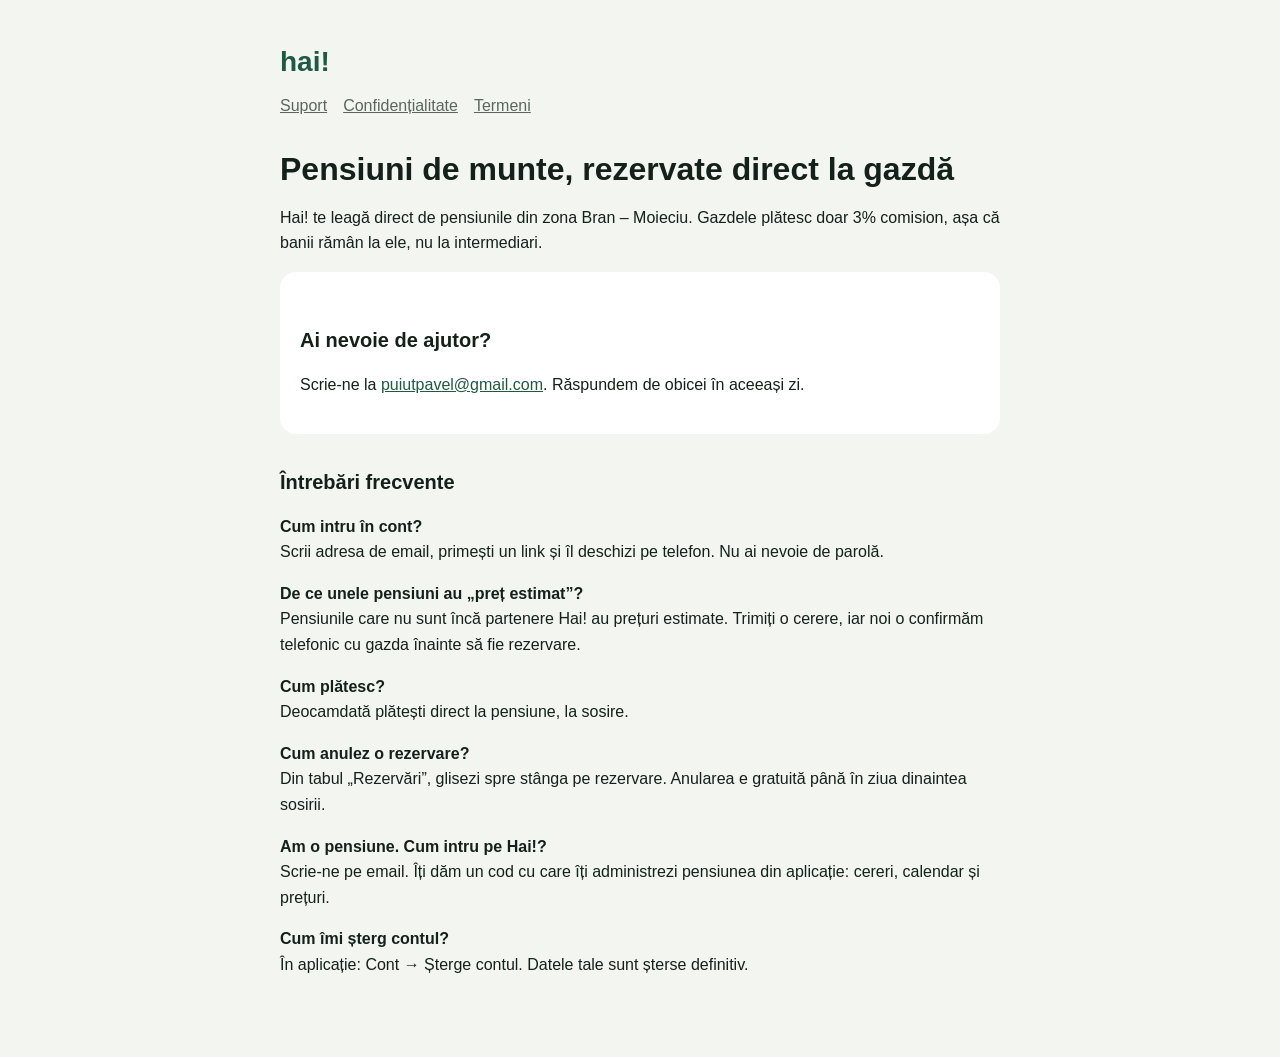
<file: index.html>
<!doctype html>
<html lang="ro">
<head>
<meta charset="utf-8"><meta name="viewport" content="width=device-width,initial-scale=1">
<title>Hai! – Suport</title>
<link rel="stylesheet" href="style.css">
</head>
<body><main>
<header><a href="./">hai!</a></header>
<nav><a href="./">Suport</a><a href="privacy.html">Confidențialitate</a><a href="terms.html">Termeni</a></nav>
<h1>Pensiuni de munte, rezervate direct la gazdă</h1>
<p>Hai! te leagă direct de pensiunile din zona Bran – Moieciu. Gazdele plătesc doar 3% comision, așa că banii rămân la ele, nu la intermediari.</p>

<div class="card">
<h2>Ai nevoie de ajutor?</h2>
<p>Scrie-ne la <a href="mailto:puiutpavel@gmail.com">puiutpavel@gmail.com</a>. Răspundem de obicei în aceeași zi.</p>
</div>

<h2>Întrebări frecvente</h2>
<p><b>Cum intru în cont?</b><br>Scrii adresa de email, primești un link și îl deschizi pe telefon. Nu ai nevoie de parolă.</p>
<p><b>De ce unele pensiuni au „preț estimat”?</b><br>Pensiunile care nu sunt încă partenere Hai! au prețuri estimate. Trimiți o cerere, iar noi o confirmăm telefonic cu gazda înainte să fie rezervare.</p>
<p><b>Cum plătesc?</b><br>Deocamdată plătești direct la pensiune, la sosire.</p>
<p><b>Cum anulez o rezervare?</b><br>Din tabul „Rezervări”, glisezi spre stânga pe rezervare. Anularea e gratuită până în ziua dinaintea sosirii.</p>
<p><b>Am o pensiune. Cum intru pe Hai!?</b><br>Scrie-ne pe email. Îți dăm un cod cu care îți administrezi pensiunea din aplicație: cereri, calendar și prețuri.</p>
<p><b>Cum îmi șterg contul?</b><br>În aplicație: Cont → Șterge contul. Datele tale sunt șterse definitiv.</p>
</main></body></html>
</file>
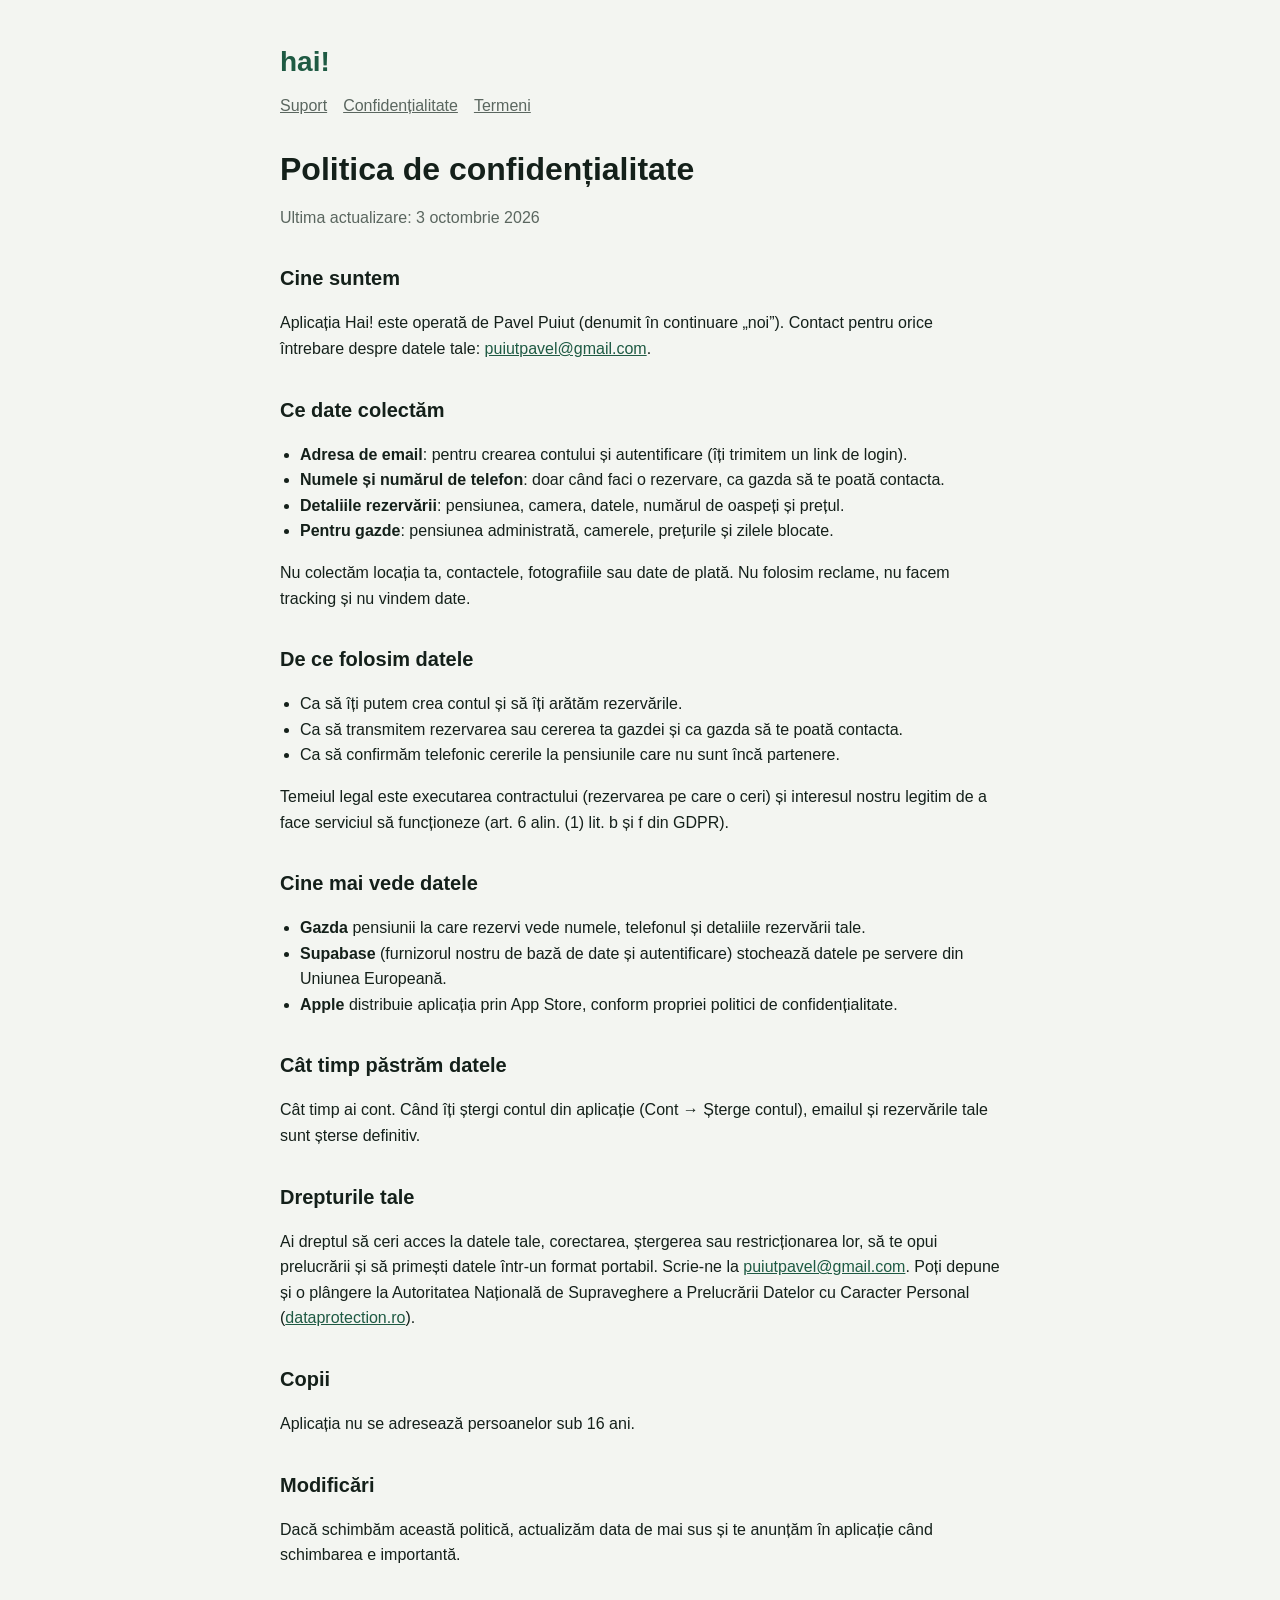
<file: privacy.html>
<!doctype html>
<html lang="ro">
<head>
<meta charset="utf-8"><meta name="viewport" content="width=device-width,initial-scale=1">
<title>Hai! – Politica de confidențialitate</title>
<link rel="stylesheet" href="style.css">
</head>
<body><main>
<header><a href="./">hai!</a></header>
<nav><a href="./">Suport</a><a href="privacy.html">Confidențialitate</a><a href="terms.html">Termeni</a></nav>
<h1>Politica de confidențialitate</h1>
<p class="muted">Ultima actualizare: 3 octombrie 2026</p>

<h2>Cine suntem</h2>
<p>Aplicația Hai! este operată de Pavel Puiut (denumit în continuare „noi”). Contact pentru orice întrebare despre datele tale: <a href="mailto:puiutpavel@gmail.com">puiutpavel@gmail.com</a>.</p>

<h2>Ce date colectăm</h2>
<ul>
<li><b>Adresa de email</b>: pentru crearea contului și autentificare (îți trimitem un link de login).</li>
<li><b>Numele și numărul de telefon</b>: doar când faci o rezervare, ca gazda să te poată contacta.</li>
<li><b>Detaliile rezervării</b>: pensiunea, camera, datele, numărul de oaspeți și prețul.</li>
<li><b>Pentru gazde</b>: pensiunea administrată, camerele, prețurile și zilele blocate.</li>
</ul>
<p>Nu colectăm locația ta, contactele, fotografiile sau date de plată. Nu folosim reclame, nu facem tracking și nu vindem date.</p>

<h2>De ce folosim datele</h2>
<ul>
<li>Ca să îți putem crea contul și să îți arătăm rezervările.</li>
<li>Ca să transmitem rezervarea sau cererea ta gazdei și ca gazda să te poată contacta.</li>
<li>Ca să confirmăm telefonic cererile la pensiunile care nu sunt încă partenere.</li>
</ul>
<p>Temeiul legal este executarea contractului (rezervarea pe care o ceri) și interesul nostru legitim de a face serviciul să funcționeze (art. 6 alin. (1) lit. b și f din GDPR).</p>

<h2>Cine mai vede datele</h2>
<ul>
<li><b>Gazda</b> pensiunii la care rezervi vede numele, telefonul și detaliile rezervării tale.</li>
<li><b>Supabase</b> (furnizorul nostru de bază de date și autentificare) stochează datele pe servere din Uniunea Europeană.</li>
<li><b>Apple</b> distribuie aplicația prin App Store, conform propriei politici de confidențialitate.</li>
</ul>

<h2>Cât timp păstrăm datele</h2>
<p>Cât timp ai cont. Când îți ștergi contul din aplicație (Cont → Șterge contul), emailul și rezervările tale sunt șterse definitiv.</p>

<h2>Drepturile tale</h2>
<p>Ai dreptul să ceri acces la datele tale, corectarea, ștergerea sau restricționarea lor, să te opui prelucrării și să primești datele într-un format portabil. Scrie-ne la <a href="mailto:puiutpavel@gmail.com">puiutpavel@gmail.com</a>. Poți depune și o plângere la Autoritatea Națională de Supraveghere a Prelucrării Datelor cu Caracter Personal (<a href="https://www.dataprotection.ro">dataprotection.ro</a>).</p>

<h2>Copii</h2>
<p>Aplicația nu se adresează persoanelor sub 16 ani.</p>

<h2>Modificări</h2>
<p>Dacă schimbăm această politică, actualizăm data de mai sus și te anunțăm în aplicație când schimbarea e importantă.</p>
</main></body></html>
</file>
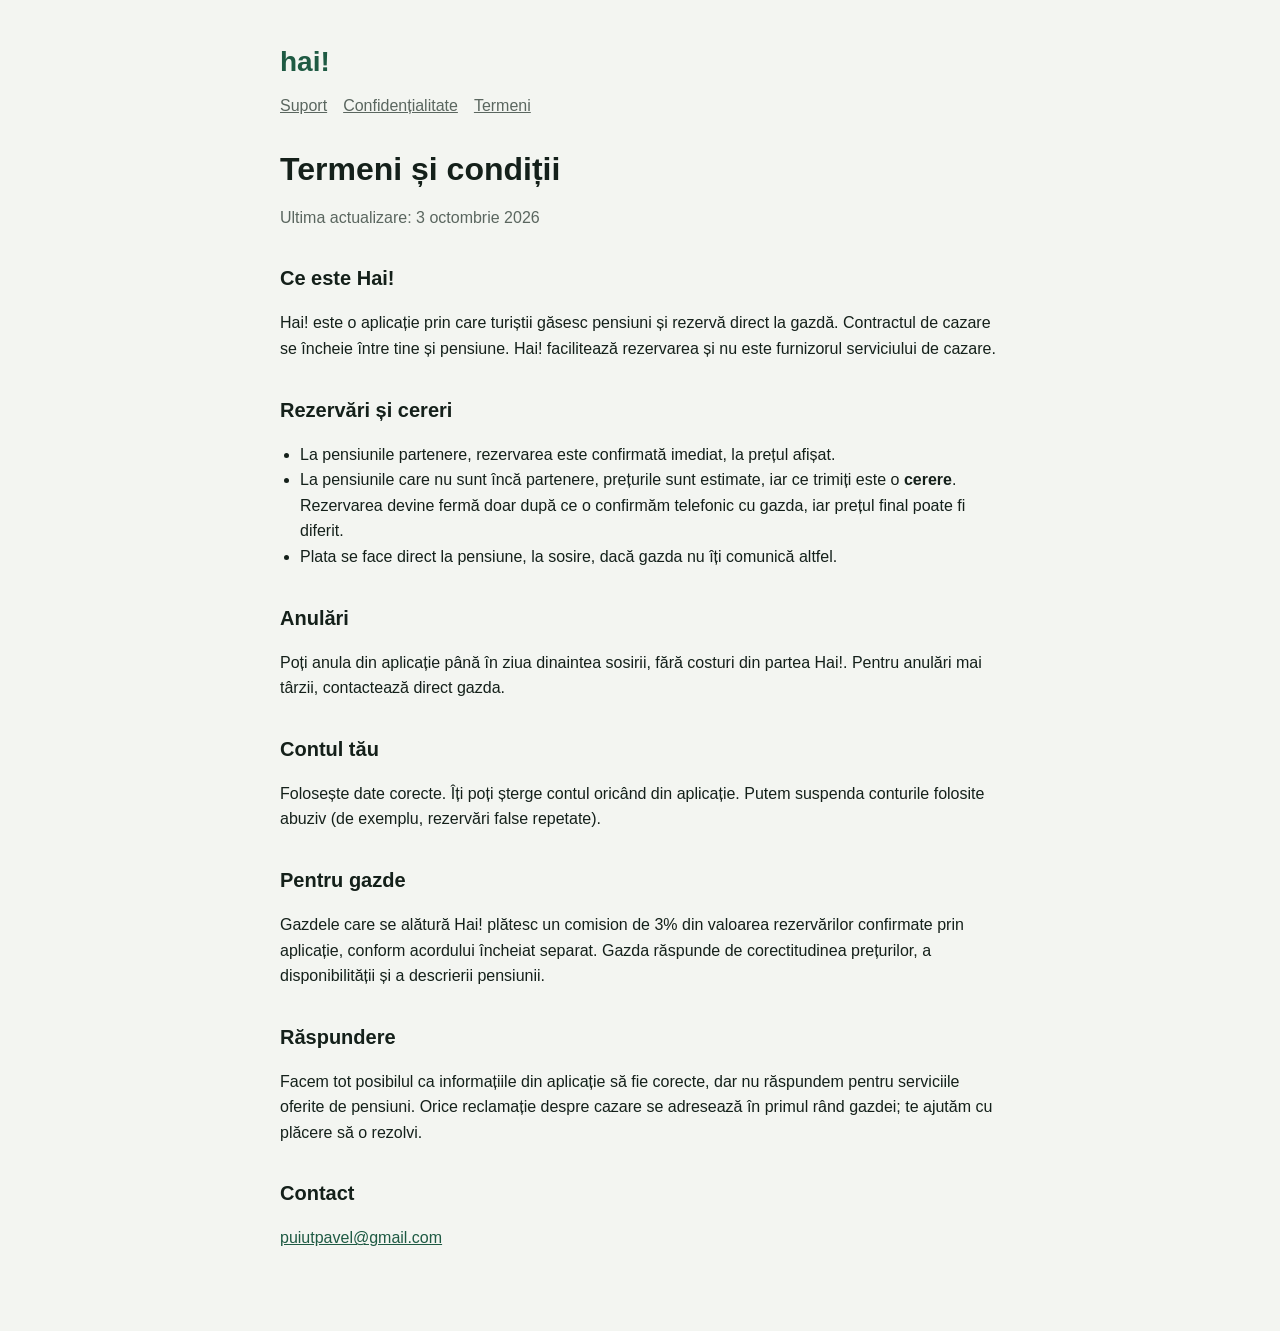
<file: terms.html>
<!doctype html>
<html lang="ro">
<head>
<meta charset="utf-8"><meta name="viewport" content="width=device-width,initial-scale=1">
<title>Hai! – Termeni și condiții</title>
<link rel="stylesheet" href="style.css">
</head>
<body><main>
<header><a href="./">hai!</a></header>
<nav><a href="./">Suport</a><a href="privacy.html">Confidențialitate</a><a href="terms.html">Termeni</a></nav>
<h1>Termeni și condiții</h1>
<p class="muted">Ultima actualizare: 3 octombrie 2026</p>

<h2>Ce este Hai!</h2>
<p>Hai! este o aplicație prin care turiștii găsesc pensiuni și rezervă direct la gazdă. Contractul de cazare se încheie între tine și pensiune. Hai! facilitează rezervarea și nu este furnizorul serviciului de cazare.</p>

<h2>Rezervări și cereri</h2>
<ul>
<li>La pensiunile partenere, rezervarea este confirmată imediat, la prețul afișat.</li>
<li>La pensiunile care nu sunt încă partenere, prețurile sunt estimate, iar ce trimiți este o <b>cerere</b>. Rezervarea devine fermă doar după ce o confirmăm telefonic cu gazda, iar prețul final poate fi diferit.</li>
<li>Plata se face direct la pensiune, la sosire, dacă gazda nu îți comunică altfel.</li>
</ul>

<h2>Anulări</h2>
<p>Poți anula din aplicație până în ziua dinaintea sosirii, fără costuri din partea Hai!. Pentru anulări mai târzii, contactează direct gazda.</p>

<h2>Contul tău</h2>
<p>Folosește date corecte. Îți poți șterge contul oricând din aplicație. Putem suspenda conturile folosite abuziv (de exemplu, rezervări false repetate).</p>

<h2>Pentru gazde</h2>
<p>Gazdele care se alătură Hai! plătesc un comision de 3% din valoarea rezervărilor confirmate prin aplicație, conform acordului încheiat separat. Gazda răspunde de corectitudinea prețurilor, a disponibilității și a descrierii pensiunii.</p>

<h2>Răspundere</h2>
<p>Facem tot posibilul ca informațiile din aplicație să fie corecte, dar nu răspundem pentru serviciile oferite de pensiuni. Orice reclamație despre cazare se adresează în primul rând gazdei; te ajutăm cu plăcere să o rezolvi.</p>

<h2>Contact</h2>
<p><a href="mailto:puiutpavel@gmail.com">puiutpavel@gmail.com</a></p>
</main></body></html>
</file>
<file: style.css>
:root{--bg:#F3F5F1;--ink:#14201A;--muted:#5A665F;--pine:#1E5A43;--card:#fff}
@media (prefers-color-scheme:dark){:root{--bg:#101612;--ink:#E8EEE9;--muted:#A9B5AD;--pine:#7CC4A2;--card:#18211C}}
*{box-sizing:border-box}body{margin:0;background:var(--bg);color:var(--ink);font:16px/1.6 -apple-system,BlinkMacSystemFont,"Segoe UI",Roboto,sans-serif}
main{max-width:760px;margin:0 auto;padding:40px 20px 64px}
header a{color:var(--pine);font-weight:800;font-size:28px;text-decoration:none}
nav{margin:8px 0 32px;display:flex;gap:16px;flex-wrap:wrap}nav a{color:var(--muted)}
h1{font-size:32px;line-height:1.2;margin:0 0 8px}h2{font-size:20px;margin:32px 0 8px}
.card{background:var(--card);border-radius:16px;padding:20px;margin:16px 0}
a{color:var(--pine)}small,.muted{color:var(--muted)}ul{padding-left:20px}
</file>
